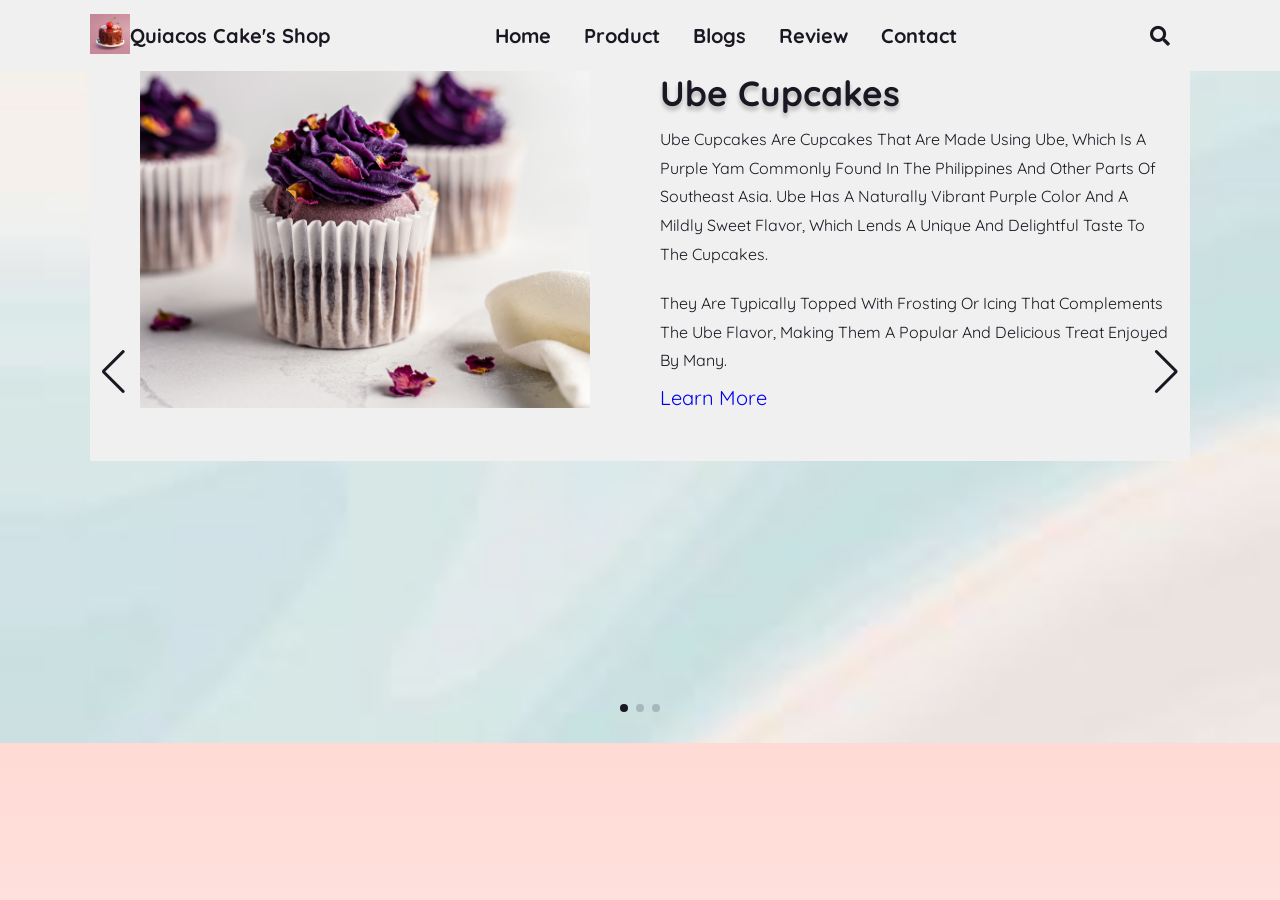
<file: blogs.html>
<!DOCTYPE html>
<html lang="en">

<head>
    <meta charset="UTF-8">
    <meta http-equiv="X-UA-Compatible" content="IE=edge">
    <meta name="viewport" content="width=device-width, initial-scale=1.0">
    <title>Quiacos Cake's Shop</title>

    <!-- swiper link  -->
    <link rel="stylesheet" href="https://unpkg.com/swiper/swiper-bundle.min.css" />

    <!-- cdn icon link  -->
    <link rel="stylesheet" href="https://cdnjs.cloudflare.com/ajax/libs/font-awesome/5.15.4/css/all.min.css">
    <!-- custom css file  -->
    <link rel="stylesheet" href="style.css">

</head>

<body>

    <!-- header section start here  -->
    <header class="header">
        <div class="logoContent">
            <a href="#" class="logo"><img src="logoc.JPEG" alt=""></a>
            <h1 class="logoName">Quiacos Cake's Shop</h1>
        </div>

        <nav class="navbar">
            <a href="index.html">home</a>
            <a href="product.html">product</a>
            <a href="blogs.html">blogs</a>
            <a href="reviews.html">review</a>
            <a href="Contact.html">contact</a>
        </nav>

        <div class="icon">
            <i class="fas fa-search" id="search"></i>
            <i class="fas fa-bars" id="menu-bar"></i>
        </div>

        <div class="search">
            <input type="search" placeholder="search...">
        </div>
    </header>
    <!-- header section end here  -->

   <!--Blogs starts here-->
    <section class="blogs" id="blogs">

        <div class=" swiper blogs-row">
            <div class="swiper-wrapper">
                <div class=" swiper-slide box">
                    <div class="img">
                        <img src="cupcs1.JPEG" alt="">
                    </div>
                    <div class="content">
                        <h3>Ube Cupcakes </h3>
                        <p>Ube cupcakes are cupcakes that are made using ube, which is a purple yam commonly found in the Philippines and other parts of Southeast Asia. 
                           Ube has a naturally vibrant purple color and a mildly sweet flavor, which lends a unique and delightful taste to the cupcakes.</p>
                        <p>They are typically topped with frosting or icing that complements the ube flavor, making them a popular and delicious treat enjoyed by many.</p>
                        <a href="#blogs" class="btn">learn more</a>
                    </div>
                </div>
                <div class=" swiper-slide box">
                    <div class="img">
                        <img src="strw2.WEBP" alt="">
                    </div>
                    <div class="content">
                        <h3>Strawberry Cupcakes </h3>
                        <p>The cupcakes may also have small pieces of strawberries mixed into the batter for added texture.
                           Strawberry cupcakes are often topped with strawberry-flavored frosting or icing and may be garnished with fresh strawberries or sprinkles for decoration. </p>
                        <p>They are enjoyed for their sweet and tangy strawberry taste, making them a popular choice for dessert or special occasions.</p>
                        <a href="#blogs" class="btn">learn more</a>
                    </div>
                </div>
                <div class=" swiper-slide box">
                    <div class="img">
                        <img src="chocs.JPEG" alt="">
                    </div>
                    <div class="content">
                        <h3>Chocolate Cupcakes </h3>
                        <p> They can vary in intensity from a light cocoa flavor to a deep, dark chocolate taste, depending on the type and amount of chocolate used.
                            Chocolate cupcakes are typically moist and fluffy, and they are often topped with chocolate frosting or ganache.</p>
                        <p>Chocolate cupcakes are a favorite dessert for chocolate lovers and are enjoyed at parties, celebrations, or as a sweet treat any time.</p>
                        <a href="#blogs" class="btn">learn more</a>
                    </div>
                </div>
            </div>
            <div class="swiper-button-next"></div>
            <div class="swiper-button-prev"></div>
            <div class="swiper-pagination"></div>


        </div>
    </section>
    <!--Blogs end here-->



    <!-- swiper js link  -->
    <script src="https://unpkg.com/swiper/swiper-bundle.min.js"></script>

    <!-- custom js file  -->
    <script src="index.js"></script>


</body>

</html>
</file>
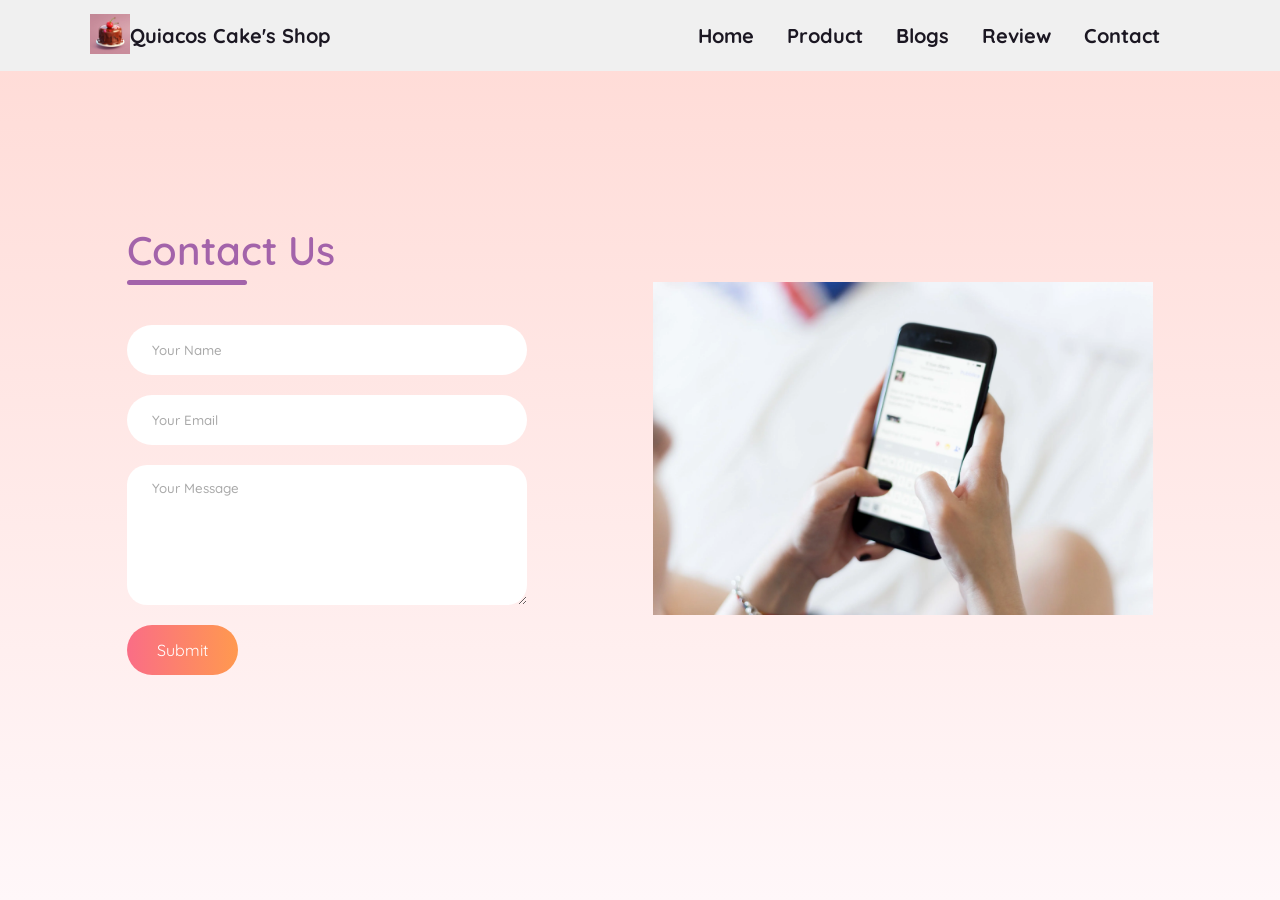
<file: contact.html>
<!DOCTYPE html>
<head>
    <meta charset="UTF-8">
    <meta name="viewport" content="width=device-width, initial-scale=1.0">
    <title>Contact Form</title>
    <link rel="stylesheet" href="style.css">
    <!-- swiper link  -->
    <link rel="stylesheet" href="https://unpkg.com/swiper/swiper-bundle.min.css" />

    <!-- cdn icon link  -->
    <link rel="stylesheet" href="https://cdnjs.cloudflare.com/ajax/libs/font-awesome/5.15.4/css/all.min.css">
    <!-- custom css file  -->
    <link rel="stylesheet" href="style.css">

</head>

<body>

    <!-- header section start here  -->
    <header class="header">
        <div class="logoContent">
            <a href="#" class="logo"><img src="logoc.JPEG" alt=""></a>
            <h1 class="logoName">Quiacos Cake's Shop</h1>
        </div>

        <nav class="navbar">
            <a href="index.html">home</a>
            <a href="product.html">product</a>
            <a href="blogs.html">blogs</a>
            <a href="reviews.html">review</a>
            <a href="Contact.html">contact</a>
        </nav>
    </header>
</head>
<body>
     <div class="contact-container">
        <form action="https://api.web3forms.com/submit" method="POST" class="contact-left">
            <div class="contact-left-title">
                <h2>Contact Us</h2>
                <hr>
            </div>
            <input type="hidden" name="access_key" value="b7349c2a-109c-4d51-a156-0707d0c11cc6">
            <input type="text" name="name" placeholder="Your Name" class="contact-inputs" required>
            <input type="email" name="email" placeholder="Your Email" class="contact-inputs" required>
            <textarea name="message" placeholder="Your Message" class="contact-inputs" required></textarea>
            <button type="submit">Submit</button>
            
        </form>
        <div class="contact-right">
          <img src="mess.WEBP"  alt=""> 
        </div>
     </div>


</body>
</html>
</file>
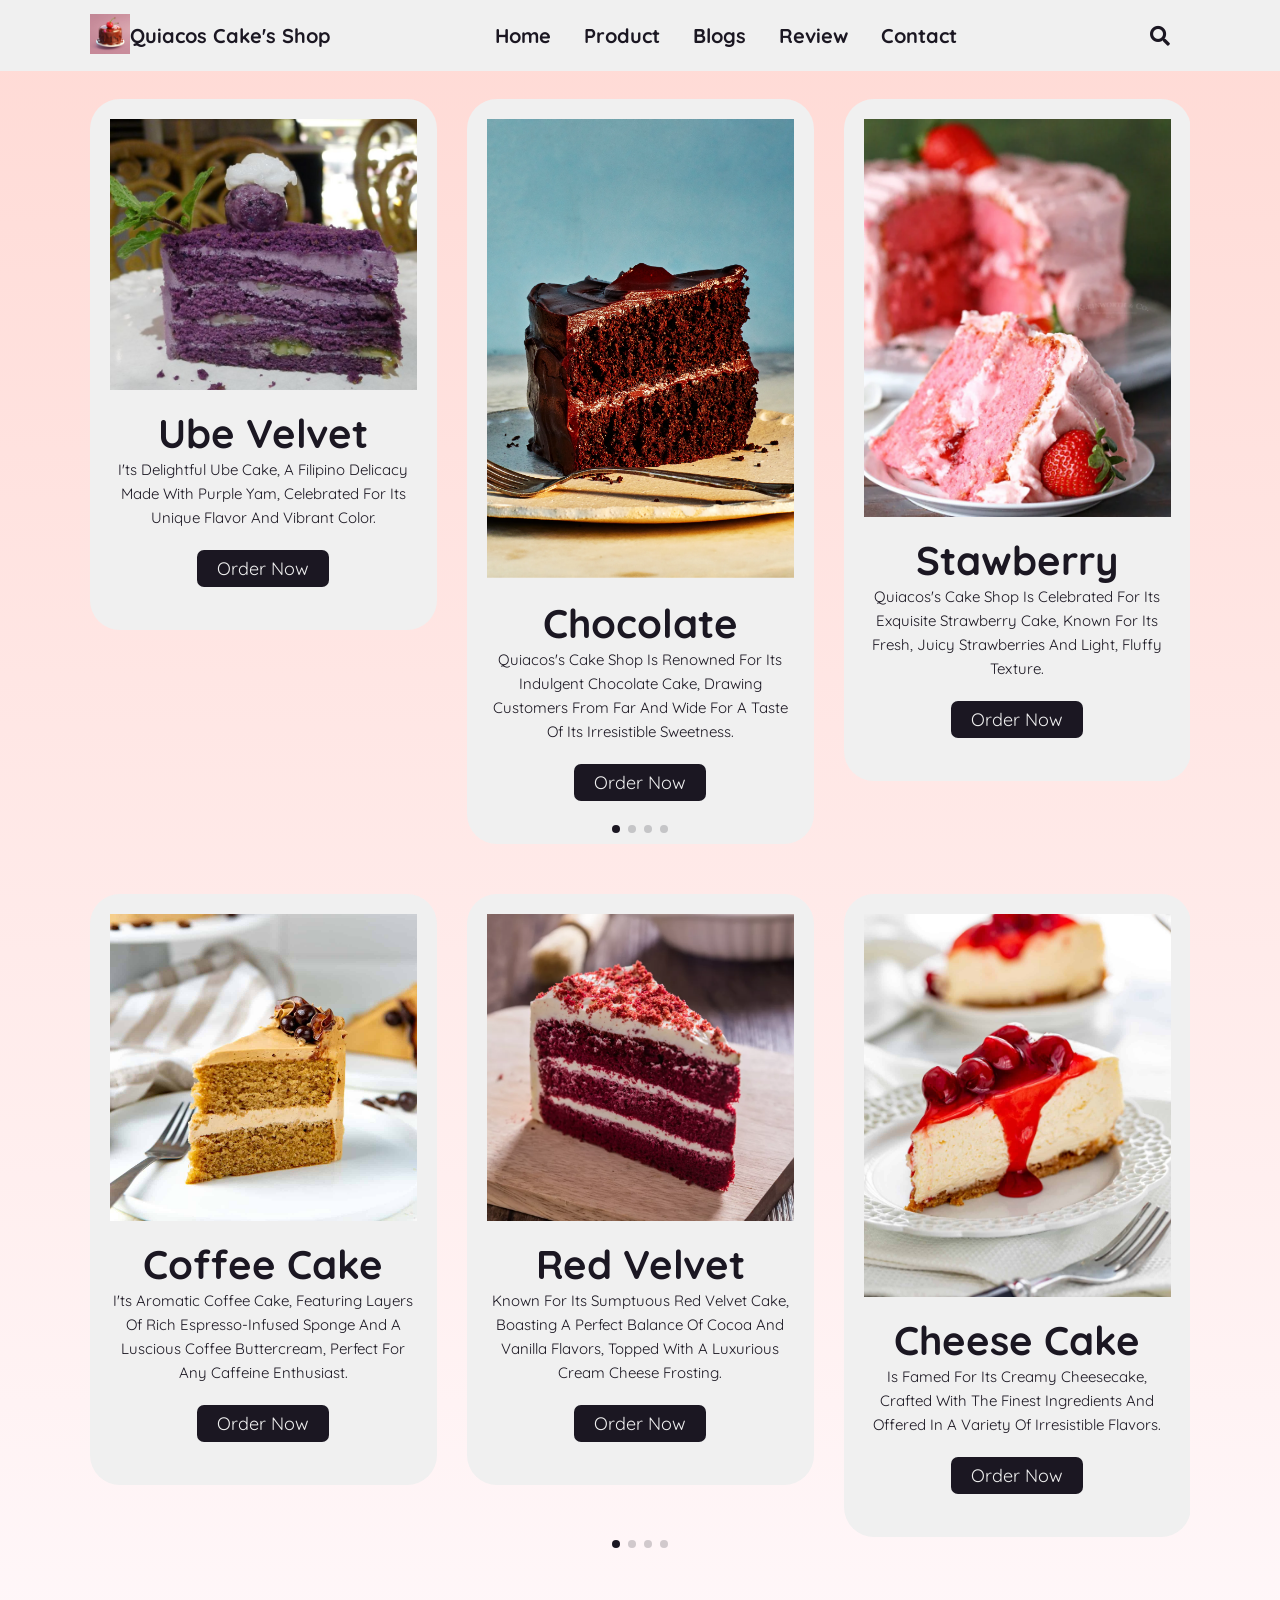
<file: product.html>
<!DOCTYPE html>
<html lang="en">

<head>
    <meta charset="UTF-8">
    <meta http-equiv="X-UA-Compatible" content="IE=edge">
    <meta name="viewport" content="width=device-width, initial-scale=1.0">
    <title>Quiacos Cake's Shop</title>

    <!-- swiper link  -->
    <link rel="stylesheet" href="https://unpkg.com/swiper/swiper-bundle.min.css" />

    <!-- cdn icon link  -->
    <link rel="stylesheet" href="https://cdnjs.cloudflare.com/ajax/libs/font-awesome/5.15.4/css/all.min.css">
    <!-- custom css file  -->
    <link rel="stylesheet" href="style.css">

</head>

<body>

    <!-- header section start here  -->
    <header class="header">
        <div class="logoContent">
            <a href="#" class="logo"><img src="logoc.JPEG" alt=""></a>
            <h1 class="logoName">Quiacos Cake's Shop</h1>
        </div>

        <nav class="navbar">
            <a href="index.html">home</a>
            <a href="product.html">product</a>
            <a href="blogs.html">blogs</a>
            <a href="reviews.html">review</a>
            <a href="Contact.html">contact</a>
        </nav>

        <div class="icon">
            <i class="fas fa-search" id="search"></i>
            <i class="fas fa-bars" id="menu-bar"></i>
        </div>

        <div class="search">
            <input type="search" placeholder="search...">
        </div>
    </header>
    <!-- header section end here  -->

    <!-- product section start here  -->
    <section class="product" id="product">
        <div class="heading">
            <h2>Choose your Cake</h2>
        </div>
        <div class="swiper product-row">
            <div class="swiper-wrapper">
                <div class="swiper-slide box">
                    <div class="img">
                        <img src="choco.WEBP" alt="">
                    </div>
                    <div class="product-content">
                        <h3>Chocolate</h3>
                        <p>Quiacos's Cake Shop is renowned for its indulgent chocolate cake, drawing customers from far and wide for a taste of its irresistible sweetness.
                        </p>
                        <div class="orderNow">
                            <button>Order Now </button>
                        </div>
                    </div>
                </div>
                <div class="swiper-slide box">
                    <div class="img">
                        <img src="strawbrry.WEBP" alt="">
                    </div>
                    <div class="product-content">
                        <h3>Stawberry</h3>
                        <p>Quiacos's Cake Shop is celebrated for its exquisite strawberry cake, known for its fresh, juicy strawberries and light, fluffy texture.
                        </p>
                        <div class="orderNow">
                            <button>Order Now </button>
                        </div>
                    </div>
                </div>
                <div class="swiper-slide box">
                    <div class="img">
                        <img src="crrt.JPEG" alt="">
                    </div>
                    <div class="product-content">
                        <h3>Carrot Cake</h3>
                        <p>Is famous for its moist and flavorful carrot cake, topped with a creamy layer of decadent cream cheese frosting.
                        </p>
                        <div class="orderNow">
                            <button>Order Now </button>
                        </div>
                    </div>
                </div>
                <div class="swiper-slide box">
                    <div class="img">
                        <img src="ube.JPEG" alt="">
                    </div>
                    <div class="product-content">
                        <h3>Ube Velvet</h3>
                        <p>I'ts delightful Ube cake, a Filipino delicacy made with purple yam, celebrated for its unique flavor and vibrant color.
                        </p>
                        <div class="orderNow">
                            <button>Order Now </button>
                        </div>
                    </div>
                </div>

            </div>
            <div class="swiper-pagination"></div>
        </div>
        <div class="swiper product-row">
            <div class="swiper-wrapper">
                <div class="swiper-slide box">
                    <div class="img">
                        <img src="velvet.WEBP" alt="">
                    </div>
                    <div class="product-content">
                        <h3>Red Velvet</h3>
                        <p>Known for its sumptuous red velvet cake, boasting a perfect balance of cocoa and vanilla flavors, topped with a luxurious cream cheese frosting.
                        </p>
                        <div class="orderNow">
                            <button>Order Now </button>
                        </div>
                    </div>
                </div>
                <div class="swiper-slide box">
                    <div class="img">
                        <img src="chss.JPEG" alt="">
                    </div>
                    <div class="product-content">
                        <h3>Cheese Cake</h3>
                        <p>Is famed for its creamy cheesecake, crafted with the finest ingredients and offered in a variety of irresistible flavors.
                        </p>
                        <div class="orderNow">
                            <button>Order Now </button>
                        </div>
                    </div>
                </div>
                <div class="swiper-slide box">
                    <div class="img">
                        <img src="blue.JPEG" alt="">
                    </div>
                    <div class="product-content">
                        <h3>Blueberry Cheese Cake</h3>
                        <p>Celebrated for its velvety blueberry cheesecake, where every bite bursts with the sweetness of fresh blueberries complementing the smooth cream cheese filling."
                        </p>
                        <div class="orderNow">
                            <button>Order Now </button>
                        </div>
                    </div>
                </div>
                <div class="swiper-slide box">
                    <div class="img">
                        <img src="cof.JPEG" alt="">
                    </div>
                    <div class="product-content">
                        <h3>Coffee  Cake</h3>
                        <p>I'ts aromatic coffee cake, featuring layers of rich espresso-infused sponge and a luscious coffee buttercream, perfect for any caffeine enthusiast.
                        </p>
                        <div class="orderNow">
                            <button>Order Now </button>
                        </div>
                    </div>
                </div>

            </div>
            <div class="swiper-pagination"></div>
        </div>
    </section>



  




    <!-- swiper js link  -->
    <script src="https://unpkg.com/swiper/swiper-bundle.min.js"></script>

    <!-- custom js file  -->
    <script src="index.js"></script>


</body>

</html>
</file>
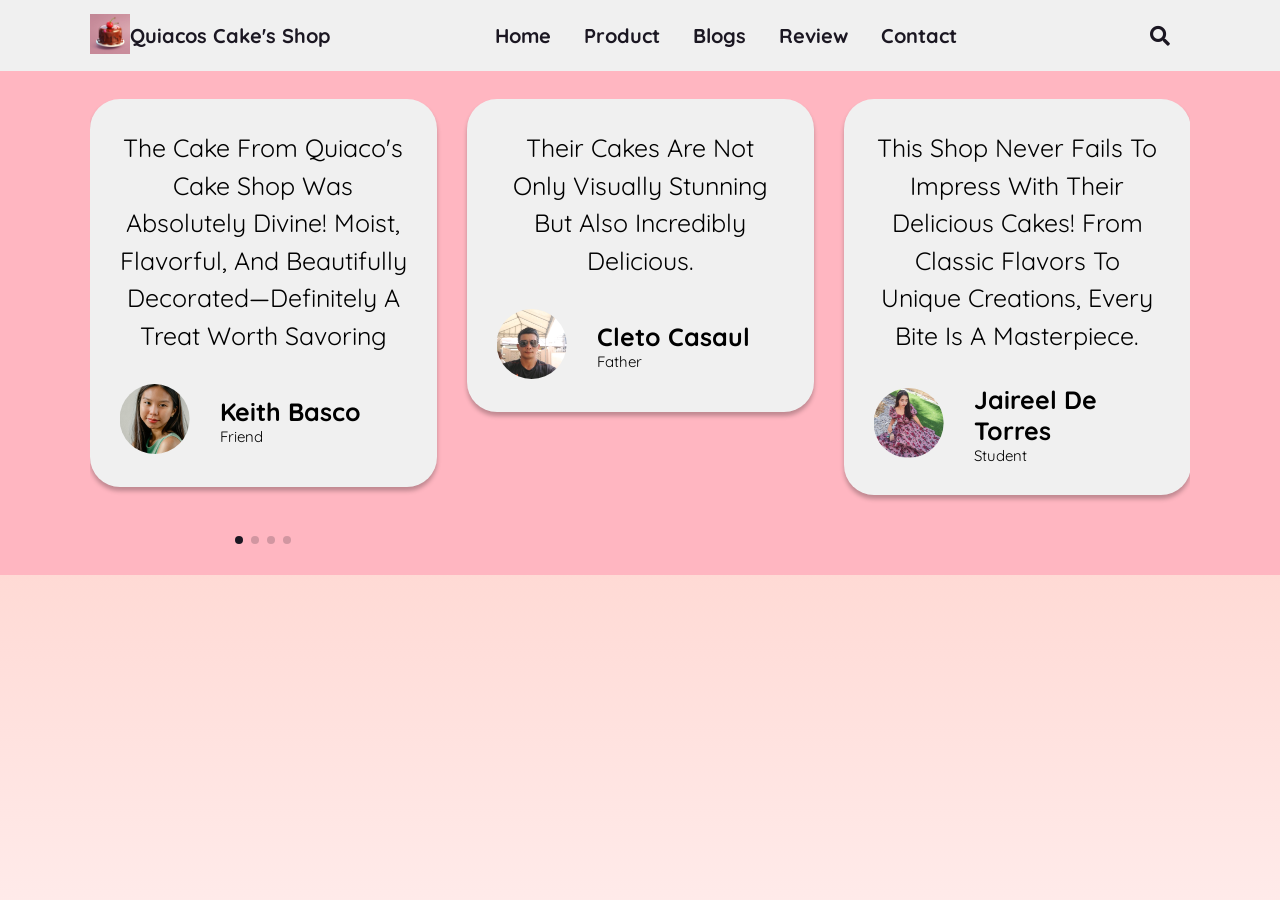
<file: reviews.html>
<!DOCTYPE html>
<html lang="en">

<head>
    <meta charset="UTF-8">
    <meta http-equiv="X-UA-Compatible" content="IE=edge">
    <meta name="viewport" content="width=device-width, initial-scale=1.0">
    <title>Quiacos Cake's Shop</title>

    <!-- swiper link  -->
    <link rel="stylesheet" href="https://unpkg.com/swiper/swiper-bundle.min.css" />

    <!-- cdn icon link  -->
    <link rel="stylesheet" href="https://cdnjs.cloudflare.com/ajax/libs/font-awesome/5.15.4/css/all.min.css">
    <!-- custom css file  -->
    <link rel="stylesheet" href="style.css">

</head>

<body>

    <!-- header section start here  -->
    <header class="header">
        <div class="logoContent">
            <a href="#" class="logo"><img src="logoc.JPEG" alt=""></a>
            <h1 class="logoName">Quiacos Cake's Shop</h1>
        </div>

        <nav class="navbar">
            <a href="index.html">home</a>
            <a href="product.html">product</a>
            <a href="blogs.html">blogs</a>
            <a href="reviews.html">review</a>
            <a href="Contact.html">contact</a>
        </nav>

        <div class="icon">
            <i class="fas fa-search" id="search"></i>
            <i class="fas fa-bars" id="menu-bar"></i>
        </div>

        <div class="search">
            <input type="search" placeholder="search...">
        </div>
    </header>
    <!-- header section end here  -->

    <section class="review" id="review">
        <div class="heading">
            <h2>See Reviews</h2>
        </div>


        <div class=" swiper review-row">
            <div class="swiper-wrapper">
                <div class="swiper-slide box">
                    <div class="client-review">
                        <p>Their cakes are not only visually stunning but also incredibly delicious. <br
                         With each bite, you can taste the passion and skill that goes into crafting these delightful treats.</p>
                    </div>
                    <div class="client-info">
                        <div class="img">
                            <img src="clet.JPEG" alt="">
                        </div>
                        <div class="clientDetailed">
                            <h3>Cleto Casaul</h3>
                            <p>Father</p>
                        </div>
                    </div>
                </div>
                <div class="swiper-slide box">
                    <div class="client-review">
                        <p> This Shop never fails to impress with their delicious cakes! From classic flavors to unique creations, every bite is a masterpiece.</p>
                    </div>
                    <div class="client-info">
                        <div class="img">
                            <img src="jai.JPEG" alt="">
                        </div>
                        <div class="clientDetailed">
                            <h3>Jaireel De Torres</h3>
                            <p>Student</p>
                        </div>
                    </div>
                </div>
                <div class="swiper-slide box">
                    <div class="client-review">
                        <p> Delight for the senses! Each slice is a perfect balance of flavors, and the decorations are always stunning. Highly recommended for any celebration</p>
                    </div>
                    <div class="client-info">
                        <div class="img">
                            <img src="boos.JPEG" alt="">
                        </div>
                        <div class="clientDetailed">
                            <h3>John Kennedy</h3>
                            <p>Student</p>
                        </div>
                    </div>
                </div>
                <div class="swiper-slide box">
                    <div class="client-review">
                        <p>The cake from Quiaco's Cake Shop was absolutely divine! Moist, flavorful, and beautifully decorated—definitely a treat worth savoring</p>
                    </div>
                    <div class="client-info">
                        <div class="img">
                            <img src="basco.JPEG" alt="">
                        </div>
                        <div class="clientDetailed">
                            <h3>Keith Basco</h3>
                            <p>Friend</p>
                        </div>
                    </div>
                </div>
                <div class="swiper-pagination"></div>

            </div>
        </div>
    </section>


    <!-- swiper js link  -->
    <script src="https://unpkg.com/swiper/swiper-bundle.min.js"></script>

    <!-- custom js file  -->
    <script src="index.js"></script>


</body>

</html>
</file>
<file: style.css>
@import url('https://fonts.googleapis.com/css2?family=Quicksand:wght@300;400;500;600;700&display=swap');

:root{
    --black: #1B1722;
    --white : #F0F0F0;
    --box-shadow: 0px 4px 4px rgba(0, 0, 0, 0.25);
}
*{
    font-family: 'Quicksand', sans-serif;
    margin: 0; padding: 0;
    box-sizing: border-box;
    outline: none;
    border: none;
    text-decoration: none;
    text-transform: capitalize;
    transition: .2s linear;
}
html{
    font-size: 62.5%;   
    overflow-x: hidden;
    scroll-padding-top: 7rem;
    scroll-behavior: smooth;
}
html::-webkit-scrollbar{
    width: .8rem;
}
html::-webkit-scrollbar-track{
    background: transparent;
}
html::-webkit-scrollbar-thumb{
    background-color: var(--white);
    border-radius: 5rem;
}

.header{
    top: 0;right: 0;left: 0;
    background-color: var(--white);
    display: flex;
    align-items: center;
    justify-content: space-between;
    position: fixed;
    padding: 1.4rem 7%;
    z-index: 999;
}
.header .logoContent{
    display: flex;
    align-items: center;
}
.header .logoContent .logo img{
    height: 4rem;
}
.header .logoContent .logoName {
    color: var(--black);
    font-size: 2rem;
    font-weight: bolder;
}

.header .navbar a{
    font-size: 2rem;
    margin-right: 3rem;
    color: var(--black);
    font-weight: bold;
}
.header .navbar a:hover{
    border-bottom: .1rem solid var(--black);
    padding-bottom: .4rem;
}
.header .icon i{
    font-size: 2rem;
    margin-right: 2rem;
    color: var(--black);
    cursor: pointer;
}

.header .search{
    display: none;
    top: 100%;
    margin: 1.5rem 7%;
    background-color: transparent;
    width: 50%;
    right: 0;
    height: 5rem;
    position:  absolute;

}
.header .search input{
    width: 100%;
    height: 100%;
    font-size: 1.5rem;
    background-color: var(--white);
    color: var(--black);
    margin-right: 7%;
    border-radius: 1rem;
    padding: 0.5rem 1rem;
    box-shadow: var(--box-shadow);
}
.header .search.active{
    display: inline-block;
}
#menu-bar{
    display: none;
}


.home {
    min-height: 100vh;
    display: flex;
    align-items: center;
    background: url(newbr.JPEG) no-repeat;
    background-size: cover;
    background-position: center center;
}
.home .homeContent{
    width: 50%;
    float: left;
    text-align: center;
    padding: 4rem;
}
.home .homeContent h2{
    font-size: 7rem;
    font-weight: bolder;
    margin-bottom: 2rem;
    line-height: 7rem;
    color: var(--black);
    text-shadow: var(--box-shadow);
}
.home .homeContent p{
    font-size: 1.8rem;
    line-height: 2;
    margin-bottom: 2rem;
}
.home .homeContent .home-btn{
    height: 3rem;
}
.home .homeContent .home-btn button{
    font-size: 1.8rem;
    background-color: var(--black);
    color: var(--white);
    border-radius: .7rem;
    padding: .7rem 2.4rem;
    cursor: pointer;
}
.home .homeContent .home-btn button:hover{
    font-size: 2rem;
}
section{
    padding: 2rem 7%;
}
.heading{
    text-align: center;
    font-size: 2.6rem;
    margin-bottom: 3rem;
    color: var(--black);
}

.product .product-row{
    margin-bottom: 5rem;
    display: flex;
    align-items: center;
}
.product .product-row .box{
    display: flex;
    flex-direction: column;
    width: 50rem;
    background-color: var(--white);
    align-items: center;
    text-align: center;
    padding: 2rem;
    gap: 1.5rem;
    border-radius: 3rem;
    margin-right: 3rem;
}
.product .product-row .img img{
    height: 100%;
    width: 100%;
}
.product .product-row .img img:hover{
    transform: scale(1.1);
}
.product .product-row .content {
    margin-bottom: 4rem;
}
.product .product-row .product-content h3{
    font-size: 4rem;
    color: var(--black);
}
.product .product-row .product-content p{
    font-size: 1.5rem;
    line-height: 1.6;
    color: var(--black);
}
.product .product-row .product-content .orderNow{
    height: 3rem;
    margin-top: 2rem;
    margin-bottom: 3rem;
}
.product .product-row .product-content .orderNow button{
    font-size: 1.8rem;
    background-color: var(--black);
    color: var(--white);
    border-radius: .7rem;
    padding: .7rem 2rem;
    cursor: pointer;
}
.product .product-row .product-content .orderNow button:hover{
    font-size: 2rem;
}

.blogs{
    background: url(newbr.JPEG) no-repeat;
    background-size: cover;
    background-position: center center;
}
.blogs  .blogs-row .box {
    display: flex;
    align-items: center;
    background-color: var(--white);
    flex-wrap: wrap;
}
.blogs .blogs-row .box .img{
    flex: 1 1 45rem;
}
.blogs .blogs-row .box .img img{
    width: 100%;
    padding: 5rem;
}
.blogs .blogs-row .box .content{
    flex: 1 1 45rem;
    padding: 2rem;
}
.blogs .blogs-row .box .content h3{
    font-size: 3.5rem;
    color: var(--black);
    text-shadow: var(--box-shadow);

}
.blogs .blogs-row .box .content p{
    font-size: 1.6rem;
    color: var(--black);
    padding: 1rem 0;
    line-height: 1.8;
    
}
.blogs .blogs-row .box .content a{
    font-size: 2rem;
    cursor: pointer;
}
.blogs .blogs-row .box .content a:hover{
    color: var(--black);
    text-shadow: var(--box-shadow);
}
 
.newsletter{
    background: url(bar2.JPEG) no-repeat;
    background-size: cover;
    background-position: center center;
    background-attachment: fixed;
}
.newsletter form{
    max-width: 45rem;
    text-align: center;
    padding: 5rem 0;
}
.newsletter form h3{
    font-size: 3rem;
    color: var(--white);
    padding-bottom: .7rem;
}
.newsletter form .box{
    width: 100%;
    margin: .7rem 0;
    padding: 1rem 1.2rem;
    color: var(--black);
    border-radius: .5rem;
}
.newsletter form .box2{
    width: 30%;
    font-size: 1.5rem;
    margin-top: 1rem;
    padding: .5rem .5rem;
    color: var(--black);
    background: var(--white);
    border-radius: 3rem;
    cursor:pointer;
}
.newsletter form .box2:hover{
    color: var(--white);
    background-color: var(--black);
    outline: .1rem solid var(--white);
}

.review{
    background-color: lightpink;
}
.review .review-row{
    display: flex;
    flex-direction: column ;
    align-items: center;
    
}
.review .review-row .box{
    width: 50%; 
    margin-bottom: 3rem;
    padding: 3rem;
    border-radius: 3rem;
    background-color: var(--white);
    box-shadow: var(--box-shadow);
}

.review .review-row .box .client-review{
    margin-bottom: 3rem;
}
.review .review-row .box .client-review p{
    text-align: center;
    font-size: 2.5rem;
    line-height: 1.5;
}
.review .review-row .box .client-info{
    display: flex;
    align-items: center;
}
.review .review-row .box .client-info .img{
    padding-right: 3rem;
}
.review .review-row .box .client-info .img img{
    width: 7rem;
    height: 7rem;
    clip-path: circle(50% at 50% 50%);
}

.review .review-row .box .client-info .clientDetailed h3{
    font-size: 2.5rem;

}
.review .review-row .box .client-info .clientDetailed p{
    font-size: 1.5rem;
}

.footer {
    background: url(newbr.JPEG) no-repeat;
    background-size: cover;
    background-position: center center;
}
.footer .box-container{
    display: grid;
    grid-template-columns: repeat(auto-fit, minmax(25rem, 1fr));
    gap: 1.5rem;
    padding: 2rem 1rem;
}
.footer .box-container .mainBox .content{
    display: flex;
    align-items: center;
    margin-bottom: 2rem;
}
.footer .box-container .mainBox .content h1{
    font-size: 2rem;
    color: var(--black);
}
.footer .box-container .mainBox p{
    font-size: 1.7rem;
    line-height: 1.3;
    margin-bottom: 2rem;
}
.footer .box-container .box h3{
    font-size: 2.2rem;
    color: var(--black);
    padding: 1rem 0;
}
.footer .box-container .box a{
    display: block;
    font-size: 1.6rem;
    color: var(--black);
    padding: 1rem 0;
}
.footer .box-container .box a i{
    padding-right: .5rem;
    color: var(--black);
}
.footer .box-container .box a:hover i{
    padding-right: 2rem;
}

.footer .share{
    padding: 1rem 0;
    text-align: center;
}
.footer .share a{
    height: 4rem;
    width: 4rem;
    line-height: 4rem;
    font-size: 2rem;
    color: var(--white);
    background: var(--black);
    margin: 0 .3rem;
    border-radius: 50%;

}
.footer .share a:hover{
    background: var(--white);
    color: var(--black);
}
.footer .credit{
    font-size: 2rem;
    margin-top: 2rem;
    padding-bottom: 2rem;
    color: var(--black);
    text-align: center;
    
}



















.swiper-pagination-bullet{
    background-color: var(--black);
}
.swiper-button-next{
    color: var(--black);
}
.swiper-button-prev{
    color: var(--black);
}


/* media queries for web responsive */

@media (max-width:991px){
    html{
        font-size: 55%;
    }
    .header{
        padding: 1.3rem 3rem;
    }
    .home .homeContent{
        margin-left: 0;
        width: 80%;
    }
}

@media (max-width:768px) {
    #menu-bar{
        display: inline-block;
    }
    .header .navbar{
        position: absolute;
        top: 100%;
        right: -100%;
        width: 25rem;
        background-color: var(--white);
        height: 80vh;
    }
    .header .navbar.active{
        right: 0;
    }
    .header .navbar a{
        display: block;
        font-size: 2rem;
        color: black;
        margin: 1.5rem;
    }

    .home .homeContent{
        margin-left: 0;
        width: 90%;
    }
}

@media (max-width:600px){
    html{
        font-size: 50%;
    }
}
*{
    padding: 0;
    margin: 0;
    box-sizing: border-box;
}
body{
    font-family: 'Outfit';
    background: linear-gradient(#ffdad5, #fff7f9);
}
.contact-container{
    height: 100vh;
    display: flex;
    align-items: center;
    justify-content: space-evenly;
}
.contact-left{
    display: flex;
    flex-direction: column;
    align-items: start;
    gap: 20px;
}
.contact-left-title h2{
    font-weight: 600;
    color: #a363aa;
    font-size: 40px;
    margin-bottom: 5px;
}
.contact-left-title hr{
  border: none;
  width: 120px;
  height: 5px;
  background-color: #a363aa;
  border-radius: 10px;
  margin-bottom: 20px;
}
.contact-inputs{
    width: 400px;
    height: 50px;
    border: none;
    outline: none;
    padding-left: 25px;
    font-weight: 500;
    color: #666;
    border-radius: 50px;
}
.contact-left textarea{
    height: 140px;
    padding-top: 15px;
    border-radius: 20px;
}
.contact-inputs:focus{
    border: 2px solid #ff994f;
}
.contact-inputs::placeholder{
    color: #a9a9a9;
}
.contact-left button{
    display: flex;
    align-items: center;
    padding: 15px 30px;
    font-size: 16px;
    color: #fff;
    gap: 10px;
    border: none;
    border-radius: 50px;
    background: linear-gradient(270deg, #ff994f, #fa6d86);
    cursor: pointer;
}
.content-left button img{
    height: 15px;
}
.contact-right img{
    width: 500px;
}
@media (max-width:800px) {
    .contact-inputs{
        width: 80vw;
    }
     .contact-right{
        display: none;
     }  
}
</file>
